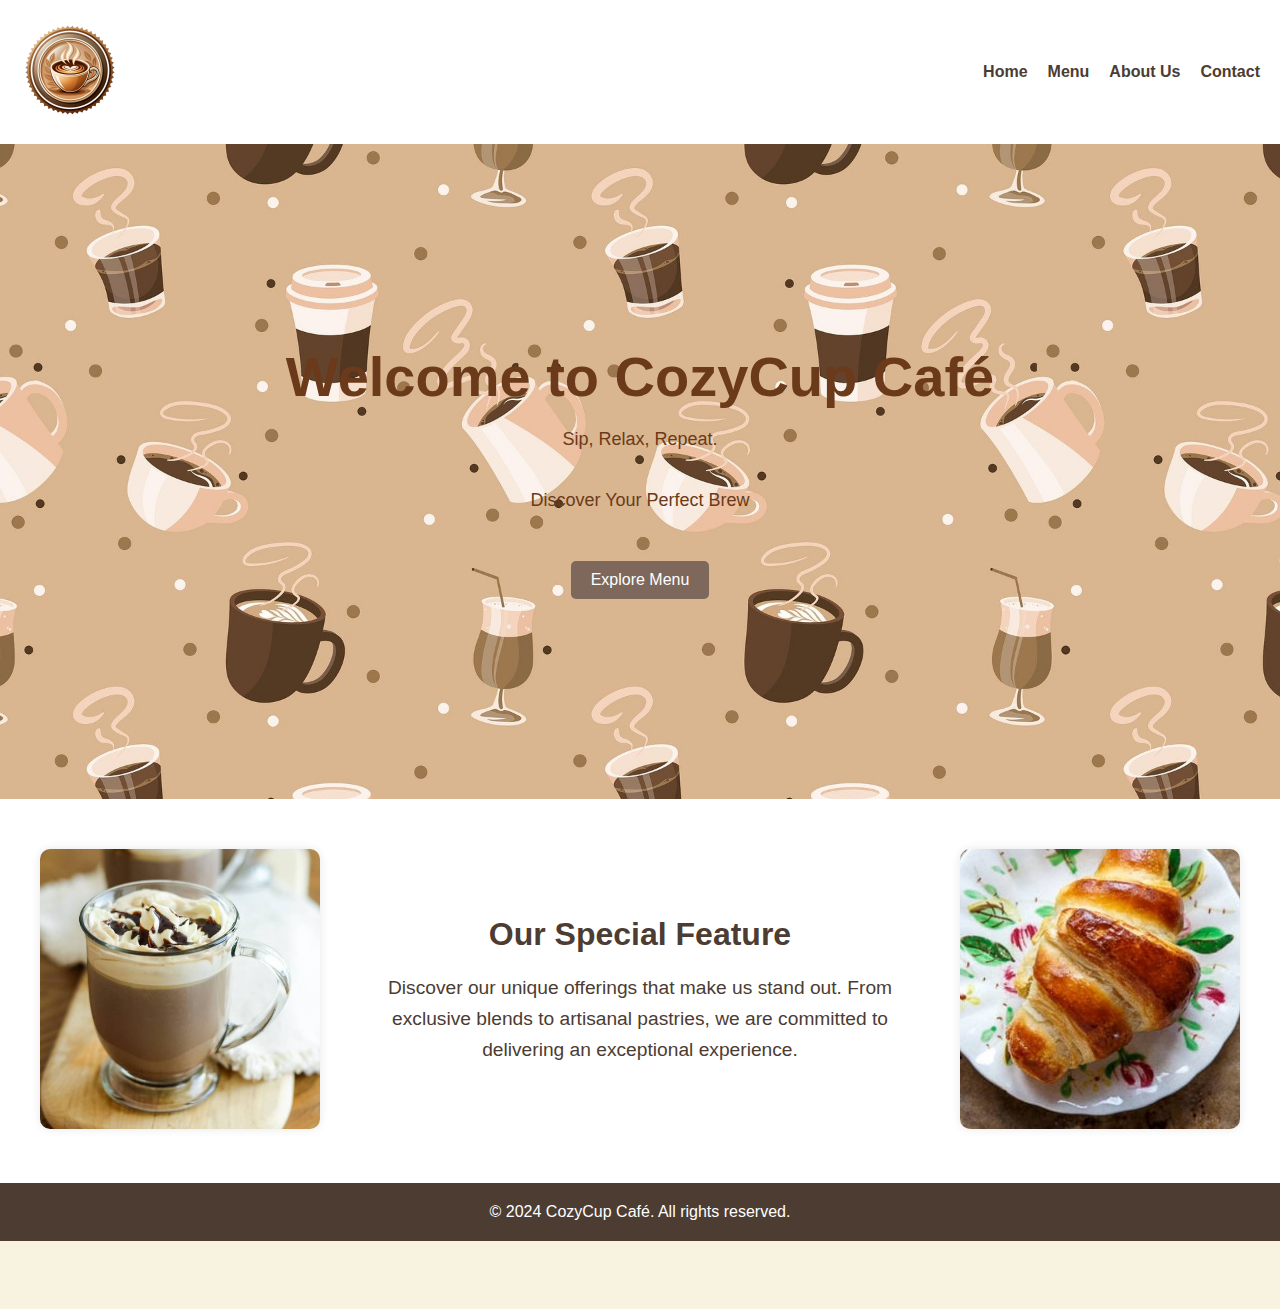
<file: cozycup-cafe-boilerplate/index.html>
<!DOCTYPE html>
<html lang="en">
<head>
    <meta charset="UTF-8">
    <meta name="viewport" content="width=device-width, initial-scale=1.0">
    <link rel="stylesheet" href="https://cdnjs.cloudflare.com/ajax/libs/font-awesome/6.6.0/css/all.min.css" integrity="sha512-Kc323vGBEqzTmouAECnVceyQqyqdsSiqLQISBL29aUW4U/M7pSPA/gEUZQqv1cwx4OnYxTxve5UMg5GT6L4JJg==" crossorigin="anonymous" referrerpolicy="no-referrer" />
    <link rel="stylesheet" href="css/styles.css">
    <title>CozyCup Café</title>
</head>
<body>
    <header>
        <nav>
            <div class="logo">
                <img src="img/logo1.png" alt="CozyCup Café Logo"> 
            </div>
            <ul>
                <li><a href="index.html#home">Home</a></li>
                <li><a href="menu.html">Menu</a></li>
                <li><a href="about.html">About Us</a></li>
                <li><a href="contact.html">Contact</a></li>
            </ul>
        </nav>
    </header>



    <section id="home" class="hero">
        <h1>Welcome to CozyCup Café</h1>
        <p>Sip, Relax, Repeat.</p>
        <p>Discover Your Perfect Brew</p>
        <a href="menu.html" class="cta-button">Explore Menu</a>
    </section>

    <section id="feature" class="feature-section">
        <div class="feature-image">
            <img src="img/mocha.jpg" alt="Best Sellers 1">
        </div>
        <div class="feature-text">
            <h2>Our Special Feature</h2>
            <p>Discover our unique offerings that make us stand out. From exclusive blends to artisanal pastries, we are committed to delivering an exceptional experience.</p>
        </div>
        <div class="feature-image">
            <img src="img/croissant.jpg" alt="Best Sellers 2">
        </div>
    </section>



    <footer>
        <p>&copy; 2024 CozyCup Café. All rights reserved.</p>

    </footer>
    <div class="social-icons">
        <i class="fa-brands fa-facebook"></i>
        <i class="fa-solid fa-envelope"></i>
        <i class="fa-brands fa-tiktok"></i>
        <i class="fa-brands fa-instagram"></i>
    </div>
</body>
</html>
</file>
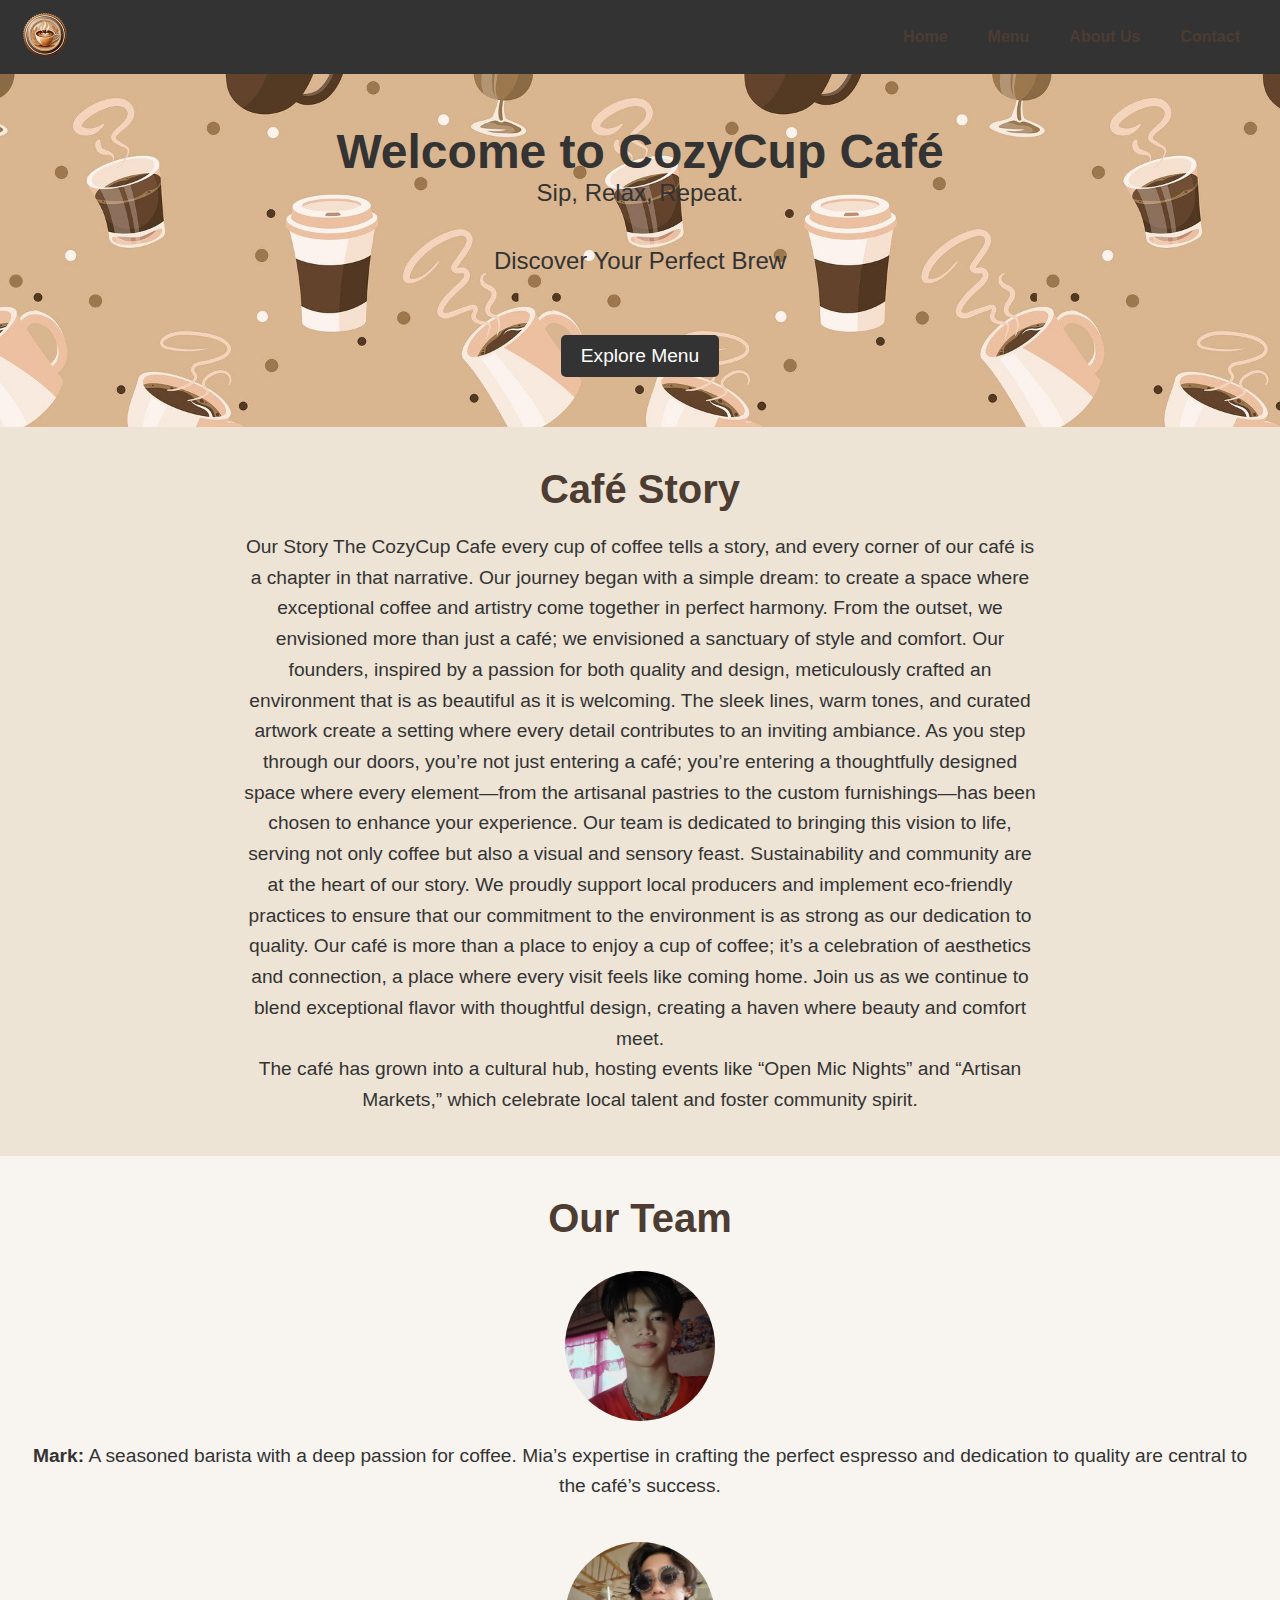
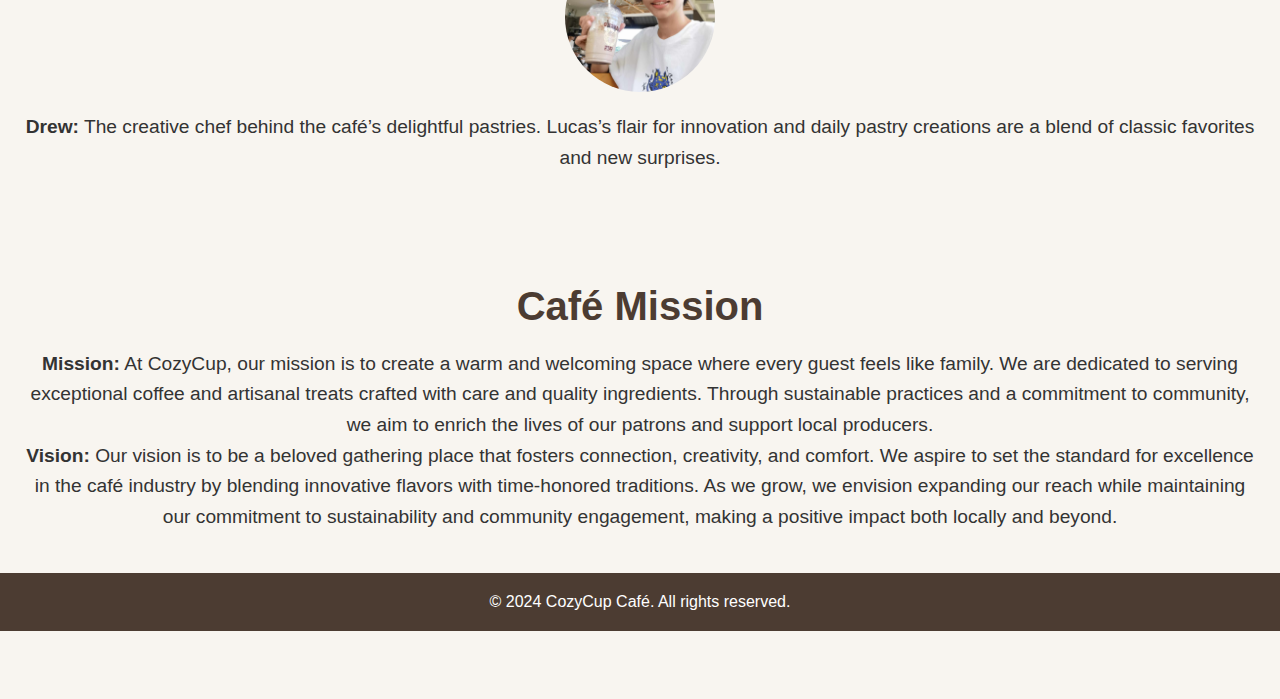
<file: cozycup-cafe-boilerplate/about.html>
<!DOCTYPE html>
<html lang="en">

<head>
    <meta charset="UTF-8">
    <meta name="viewport" content="width=device-width, initial-scale=1.0">
    <link rel="stylesheet" href="https://cdnjs.cloudflare.com/ajax/libs/font-awesome/6.6.0/css/all.min.css" integrity="sha512-Kc323vGBEqzTmouAECnVceyQqyqdsSiqLQISBL29aUW4U/M7pSPA/gEUZQqv1cwx4OnYxTxve5UMg5GT6L4JJg==" crossorigin="anonymous" referrerpolicy="no-referrer" />
    <link rel="stylesheet" href="css/styles.css">
    <title>CozyCup Café</title>
    <style>
        body {
            font-family: Arial, sans-serif;
            margin: 0;
            padding: 0;
            background-color: #f8f5f0;
        }

        header {
            background-color: #333;
            color: #fff;
            padding: 10px 20px;
        }

        nav {
            display: flex;
            justify-content: space-between;
            align-items: center;
        }

        .logo img {
            height: 50px;
        }

        ul {
            list-style: none;
            margin: 0;
            padding: 0;
            display: flex;
        }

        li {
            margin-right: 20px;
        }

        a {
            color: #fff;
            text-decoration: none;
        }

        a:hover {
            text-decoration: underline;
        }

        .hero {
            text-align: center;
            padding: 50px 20px;
            background-color: #ffcc00;
            color: #333;
        }

        .hero h1 {
            font-size: 3em;
            margin: 0;
        }

        .hero p {
            font-size: 1.5em;
        }

        .cta-button {
            display: inline-block;
            padding: 10px 20px;
            background-color: #333;
            color: #fff;
            text-decoration: none;
            border-radius: 5px;
            font-size: 1.2em;
            margin-top: 20px;
        }

        .cta-button:hover {
            background-color: #555;
        }

        .gallery {
            display: flex;
            overflow-x: auto;
            padding: 20px;
        }

        .gallery img {
            height: 150px;
            margin-right: 10px;
            border-radius: 10px;
            box-shadow: 0 0 10px rgba(0, 0, 0, 0.1);
        }

        .about, .team, .mission {
            padding: 40px 20px;
            text-align: center;
        }

        .about h2, .team h2, .mission h2 {
            font-size: 2.5em;
            margin-bottom: 20px;
        }

        .about p, .team p, .mission p {
            font-size: 1.2em;
            color: #333;
            line-height: 1.6;
        }

        .team img {
            border-radius: 50%;
            width: 150px;
            height: 150px;
            object-fit: cover;
            margin: 10px;
        }

        .team-member {
            display: flex;
            align-items: center;
            justify-content: center;
            flex-direction: column;
            margin-bottom: 20px;
        }

        .team-member p {
            margin: 10px 0;
        }
    </style>
</head>

<body>
    <header>
        <nav>
            <div class="logo">
                <img src="img/logo1.png" alt="CozyCup Café Logo">
            </div>
            <ul>
                <li><a href="index.html#home">Home</a></li>
                <li><a href="menu.html">Menu</a></li>
                <li><a href="index.html#about">About Us</a></li>
                <li><a href="contact.html">Contact</a></li>
            </ul>
        </nav>
    </header>

    <section id="home" class="hero">
        <h1>Welcome to CozyCup Café</h1>
        <p>Sip, Relax, Repeat.</p>
        <p>Discover Your Perfect Brew</p>
        <a href="menu.html" class="cta-button">Explore Menu</a>
    </section>



    <section id="about" class="about">
        <h2>Café Story</h2>
        <p>Our Story
            
           The CozyCup Cafe every cup of coffee tells a story, and every corner of our café is a chapter in that narrative. Our journey began with a simple dream: to create a space where exceptional coffee and artistry come together in perfect harmony. 
            
            From the outset, we envisioned more than just a café; we envisioned a sanctuary of style and comfort. Our founders, inspired by a passion for both quality and design, meticulously crafted an environment that is as beautiful as it is welcoming. The sleek lines, warm tones, and curated artwork create a setting where every detail contributes to an inviting ambiance.
            
            As you step through our doors, you’re not just entering a café; you’re entering a thoughtfully designed space where every element—from the artisanal pastries to the custom furnishings—has been chosen to enhance your experience. Our team is dedicated to bringing this vision to life, serving not only coffee but also a visual and sensory feast.
            
            Sustainability and community are at the heart of our story. We proudly support local producers and implement eco-friendly practices to ensure that our commitment to the environment is as strong as our dedication to quality.
            
            Our café is more than a place to enjoy a cup of coffee; it’s a celebration of aesthetics and connection, a place where every visit feels like coming home. Join us as we continue to blend exceptional flavor with thoughtful design, creating a haven where beauty and comfort meet.
            </p>
        <p>The café has grown into a cultural hub, hosting events like “Open Mic Nights” and “Artisan Markets,” which celebrate local talent and foster community spirit.</p>
    </section>

    <section id="team" class="team">
        <h2>Our Team</h2>
        <div class="team-member">
            <img src="img/mark.jfif" alt="Mark">
            <p><strong>Mark:</strong> A seasoned barista with a deep passion for coffee. Mia’s expertise in crafting the perfect espresso and dedication to quality are central to the café’s success.</p>
        </div>
        <div class="team-member">
            <img src="img/drew.jfif" alt="Drew">
            <p><strong>Drew:</strong> The creative chef behind the café’s delightful pastries. Lucas’s flair for innovation and daily pastry creations are a blend of classic favorites and new surprises.</p>
        </div>
    </section>

    <section id="mission" class="mission">
        <h2>Café Mission</h2>
        <p><strong>Mission:</strong> At CozyCup, our mission is to create a warm and welcoming space where every guest feels like family.
             We are dedicated to serving exceptional coffee and artisanal treats crafted with care and quality ingredients. 
             Through sustainable practices and a commitment to community, 
            we aim to enrich the lives of our patrons and support local producers.</p>
        <p><strong>Vision:</strong> Our vision is to be a beloved gathering place that fosters connection, creativity, and comfort. 
            We aspire to set the standard for excellence in the café industry by blending innovative flavors with time-honored traditions.
             As we grow, we envision expanding our reach while maintaining our commitment to sustainability and community engagement,
             making a positive impact both locally and beyond.</p>
    </section>

    <footer>
        <p>&copy; 2024 CozyCup Café. All rights reserved.</p>
    </footer>

    <div class="social-icons">
        <a href="https://www.facebook.com/drew.wakefield.10" target="_blank" rel="noopener noreferrer">
            <i class="fa-brands fa-facebook"></i>
        </a>
        <i class="fa-solid fa-envelope"></i>
        <i class="fa-brands fa-tiktok"></i>
        <i class="fa-brands fa-instagram"></i>
    </div>

</body>

</html>
</file>
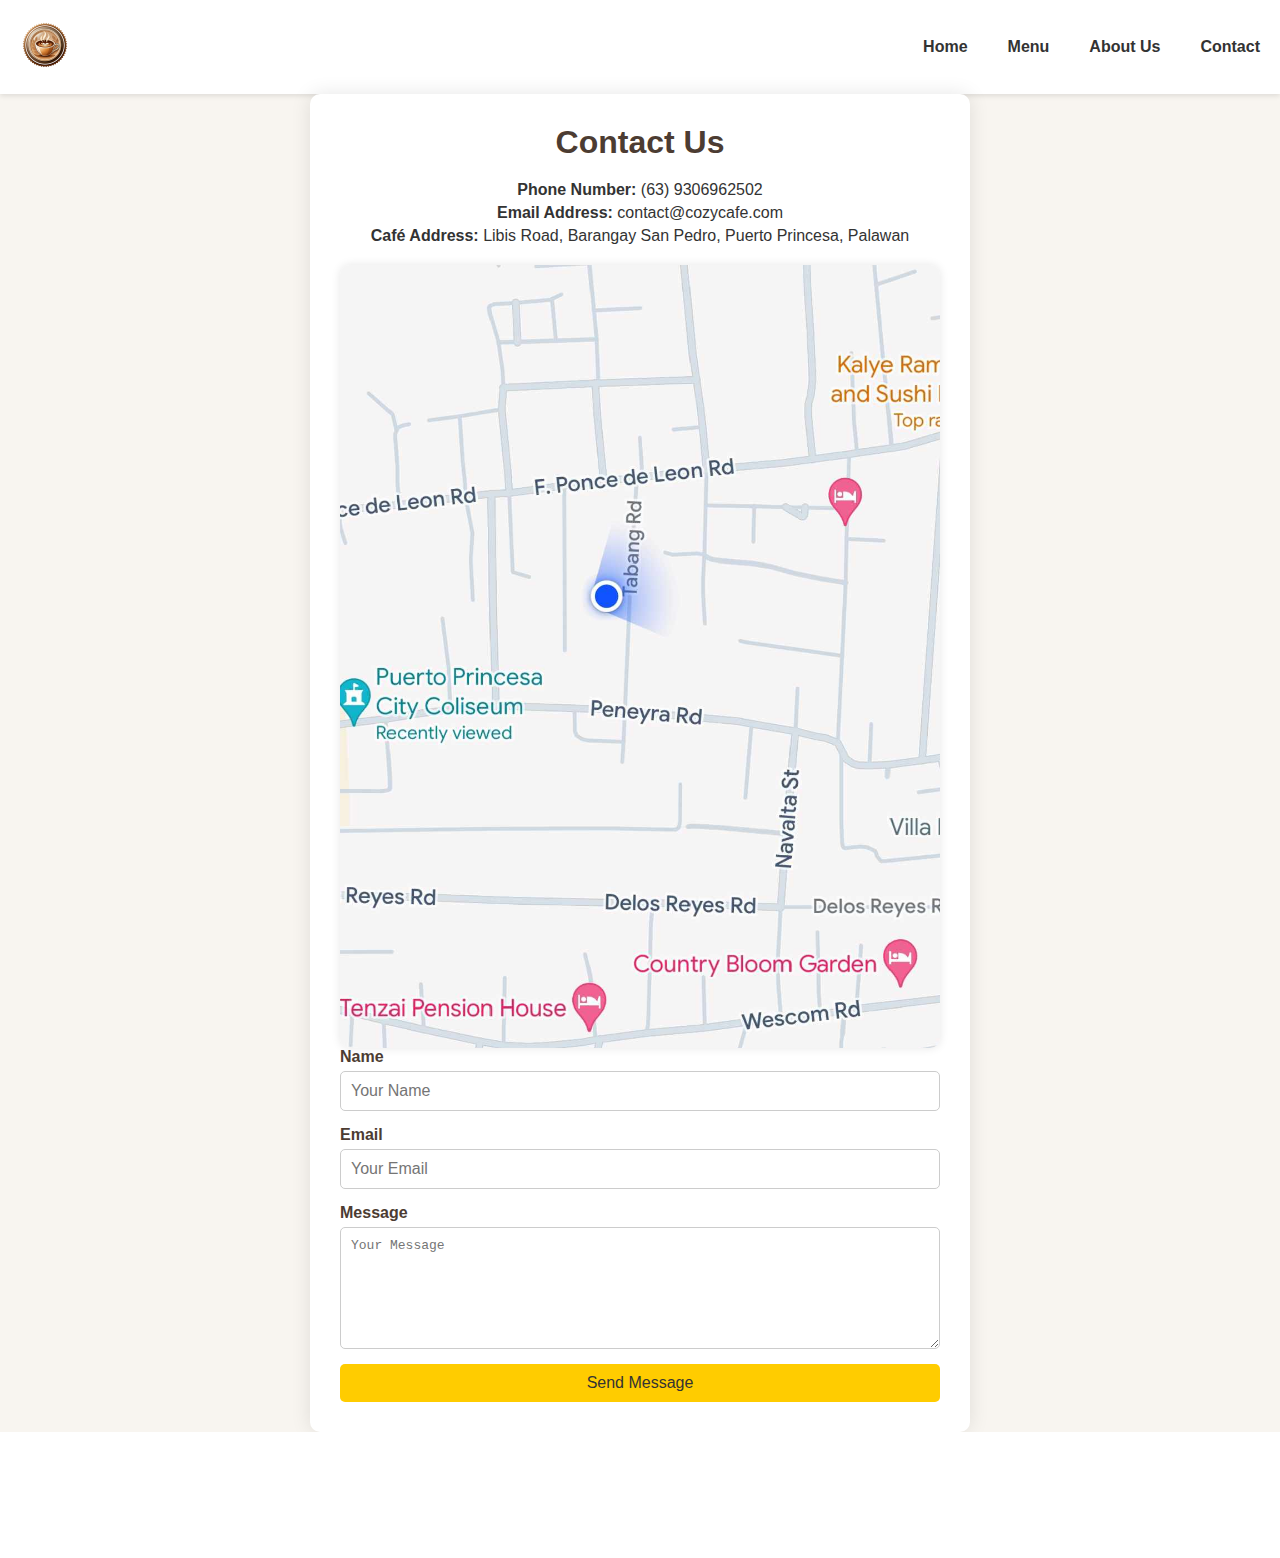
<file: cozycup-cafe-boilerplate/contact.html>
<!DOCTYPE html>
<html lang="en" class="scrollbar-stable scrollbar-color scrollbar-thin scrollbar-thumb-yellow-700 scrollbar-track-neutral-200">

<head>
    <meta charset="UTF-8">
    <meta name="viewport" content="width=device-width, initial-scale=1.0">
    <link rel="stylesheet" href="https://cdnjs.cloudflare.com/ajax/libs/font-awesome/6.6.0/css/all.min.css" integrity="sha512-Kc323vGBEqzTmouAECnVceyQqyqdsSiqLQISBL29aUW4U/M7pSPA/gEUZQqv1cwx4OnYxTxve5UMg5GT6L4JJg==" crossorigin="anonymous" referrerpolicy="no-referrer" />
    <link rel="stylesheet" href="css/styles.css">
    <title>Contact | CozyCup Café</title>
    <style>
        body {
            display: flex;
            flex-direction: column;
            min-height: 100vh;
            margin: 0;
            font-family: Arial, sans-serif;
            background-color: #f8f5f0;
        }

        header {
            background-color: #fff;
            padding: 20px;
            box-shadow: 0 2px 5px rgba(0, 0, 0, 0.1);
        }

        nav {
            display: flex;
            justify-content: space-between;
            align-items: center;
        }

        .logo img {
            height: 50px; 
        }

        ul {
            list-style: none;
            margin: 0;
            padding: 0;
            display: flex;
        }

        ul li {
            margin-left: 20px;
        }

        ul li a {
            text-decoration: none;
            color: #333;
            font-weight: bold;
        }

        ul li a:hover {
            color: #ffcc00;
        }

        .contact-container {
            background: white;
            padding: 30px;
            border-radius: 10px;
            box-shadow: 0 0 20px rgba(0, 0, 0, 0.1);
            max-width: 600px;
            width: 100%;
            margin: auto;
            flex: 1; /* Ensures it takes up available space */
        }

        h2 {
            text-align: center;
            font-size: 2em;
            margin-bottom: 20px;
        }

        .contact-info {
            margin-bottom: 20px;
        }

        .contact-info p {
            font-size: 1em;
            margin: 5px 0;
            color: #333;
            text-align: center;
        }

        .contact-info p strong {
            font-weight: bold;
        }

        .contact-form {
            display: flex;
            flex-direction: column;
        }

        .contact-form label {
            font-weight: bold;
            margin-bottom: 5px;
        }

        .contact-form input,
        .contact-form textarea {
            padding: 10px;
            margin-bottom: 15px;
            border: 1px solid #ccc;
            border-radius: 5px;
            font-size: 1em;
        }

        .contact-form textarea {
            resize: vertical;
            min-height: 100px;
        }

        .contact-form button {
            background-color: #ffcc00;
            color: #333;
            padding: 10px;
            border: none;
            border-radius: 5px;
            font-size: 1em;
            cursor: pointer;
        }

        .contact-form button:hover {
            background-color: #e6b800;
        }

        .social-icons {
            display: flex;
            justify-content: center;
            margin: 20px 0;
        }

        .social-icons i {
            margin: 0 10px;
            font-size: 24px;
            color: #333;
            transition: color 0.3s;
        }

        .social-icons i:hover {
            color: #ffcc00;
        }

        .map-container {
            display: flex;
            justify-content: center;
            margin-top: 20px;
        }

        .map-container img {
            max-width: 100%;
            border-radius: 10px;
            box-shadow: 0 0 10px rgba(0, 0, 0, 0.1);
        }

        footer {
            text-align: center;
            padding: 20px;
            background-color: #fff;
        }
    </style>
</head>

<body>
    <header>
        <nav>
            <div class="logo">
                <img src="img/logo1.png" alt="CozyCup Café Logo">
            </div>
            <ul>
                <li><a href="index.html#home">Home</a></li>
                <li><a href="menu.html">Menu</a></li>
                <li><a href="index.html#about">About Us</a></li>
                <li><a href="contact.html">Contact</a></li>
            </ul>
        </nav>
    </header>

    <div class="contact-container">
        <h2>Contact Us</h2>

        <div class="contact-info">
            <p><strong>Phone Number:</strong> (63) 9306962502</p>
            <p><strong>Email Address:</strong> contact@cozycafe.com</p>
            <p><strong>Café Address:</strong> Libis Road, Barangay San Pedro, Puerto Princesa, Palawan</p>
        </div>

        <div class="map-container">
            <img src="img/map.jfif" alt="Map showing the location of CozyCup Café">
        </div>

        <form class="contact-form">
            <label for="name">Name</label>
            <input type="text" id="name" name="name" placeholder="Your Name" required>

            <label for="email">Email</label>
            <input type="email" id="email" name="email" placeholder="Your Email" required>

            <label for="message">Message</label>
            <textarea id="message" name="message" placeholder="Your Message" required></textarea>

            <button type="submit">Send Message</button>
        </form>
    </div>

    <footer>
        <div class="social-icons">
            <a href="#"><i class="fa-brands fa-facebook"></i></a>
            <a href="mailto:contact@cozycafe.com"><i class="fa-solid fa-envelope"></i></a>
            <a href="#"><i class="fa-brands fa-tiktok"></i></a>
            <a href="#"><i class="fa-brands fa-instagram"></i></a>
        </div>
        <p>&copy; 2024 CozyCup Café. All
</file>
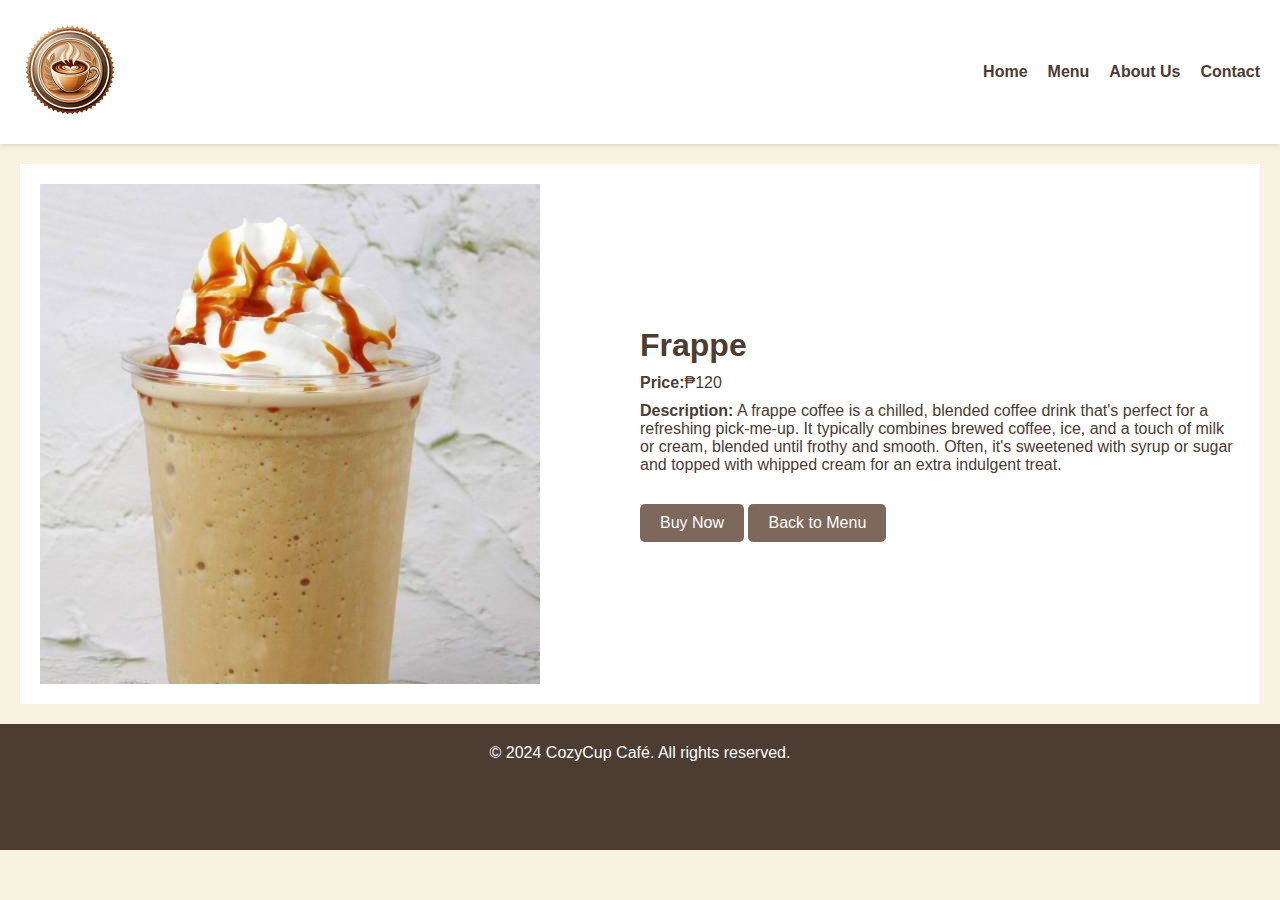
<file: cozycup-cafe-boilerplate/frappe.html>
<!DOCTYPE html>
<html lang="en">

<head>
    <meta charset="UTF-8">
    <meta name="viewport" content="width=device-width, initial-scale=1.0">
    <link rel="stylesheet" href="https://cdnjs.cloudflare.com/ajax/libs/font-awesome/6.6.0/css/all.min.css" integrity="sha512-Kc323vGBEqzTmouAECnVceyQqyqdsSiqLQISBL29aUW4U/M7pSPA/gEUZQqv1cwx4OnYxTxve5UMg5GT6L4JJg==" crossorigin="anonymous" referrerpolicy="no-referrer" />
    <link rel="stylesheet" href="css/styles.css">
    <title>Frappe - CozyCup Café</title>
</head>

<body>
    <header>
        <nav>
            <div class="logo">
                <img src="img/logo1.png" alt="CozyCup Café Logo">
            </div>
            <ul>
                <li><a href="index.html">Home</a></li>
                <li><a href="#menu">Menu</a></li>
                <li><a href="#about">About Us</a></li>
                <li><a href="#contact">Contact</a></li>
            </ul>
        </nav>
    </header>

    <section id="item" class="item">
        <img src="img/frappe.jpg" alt="Frappe">
        <div class="item-text">
            <h1>Frappe</h1>
            <p><strong>Price:</strong>₱120</p>
            <p><strong>Description:</strong> A frappe coffee is a chilled, blended coffee drink that's perfect for a refreshing pick-me-up. 
                It typically combines brewed coffee, ice, and a touch of milk or cream, blended until frothy and smooth. Often, 
                it's sweetened with syrup or sugar and topped with whipped cream for an extra indulgent treat.</p>
            <a href="#" class="cta-button">Buy Now</a>
            <a href="menu.html" class="cta-button">Back to Menu</a>
        </div>
    </section>
    
    <footer>
        <p>&copy; 2024 CozyCup Café. All rights reserved.</p>
        <div class="social-icons">
            <a href="#"><i class="fa-brands fa-facebook"></i></a>
            <a href="mailto:contact@cozycafe.com"><i class="fa-solid fa-envelope"></i></a>
            <a href="#"><i class="fa-brands fa-tiktok"></i></a>
            <a href="#"><i class="fa-brands fa-instagram"></i></a>
        </div>
    </footer>
</body>

</html>
</file>
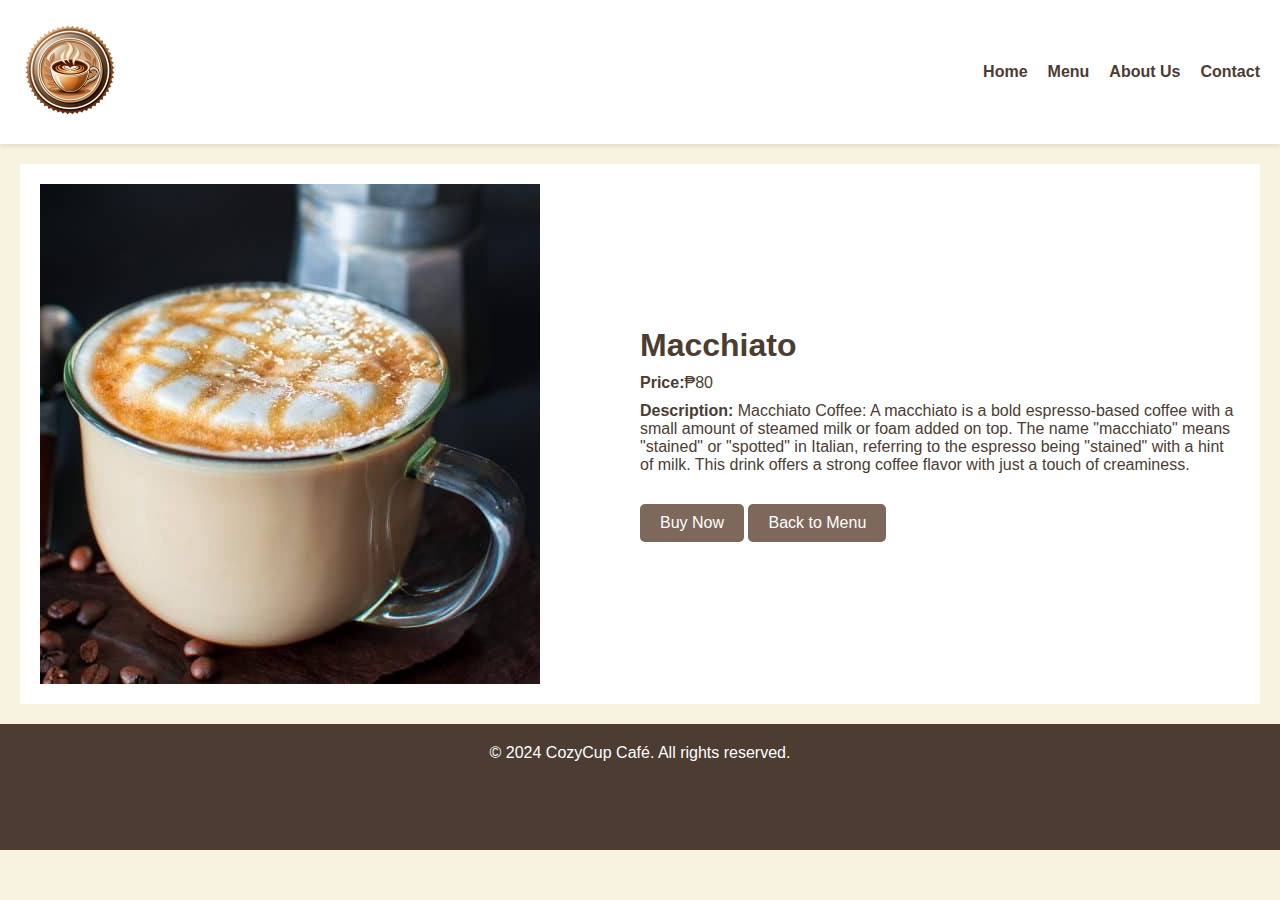
<file: cozycup-cafe-boilerplate/macchiato.html>
<!DOCTYPE html>
<html lang="en">

<head>
    <meta charset="UTF-8">
    <meta name="viewport" content="width=device-width, initial-scale=1.0">
    <link rel="stylesheet" href="https://cdnjs.cloudflare.com/ajax/libs/font-awesome/6.6.0/css/all.min.css" integrity="sha512-Kc323vGBEqzTmouAECnVceyQqyqdsSiqLQISBL29aUW4U/M7pSPA/gEUZQqv1cwx4OnYxTxve5UMg5GT6L4JJg==" crossorigin="anonymous" referrerpolicy="no-referrer" />
    <link rel="stylesheet" href="css/styles.css">
    <title>Macchiato - CozyCup Café</title>
</head>

<body>
    <header>
        <nav>
            <div class="logo">
                <img src="img/logo1.png" alt="CozyCup Café Logo">
            </div>
            <ul>
                <li><a href="index.html">Home</a></li>
                <li><a href="#menu">Menu</a></li>
                <li><a href="#about">About Us</a></li>
                <li><a href="#contact">Contact</a></li>
            </ul>
        </nav>
    </header>

    <section id="item" class="item">
        <img src="img/machiato.jpg" alt="Macchiato">
        <div class="item-text">
            <h1>Macchiato</h1>
            <p><strong>Price:</strong>₱80</p>
            <p><strong>Description:</strong> Macchiato Coffee:
                A macchiato is a bold espresso-based coffee with a small amount of steamed milk or foam added on top. 
                The name "macchiato" means "stained" or "spotted" in Italian, referring to the espresso being "stained" with a hint of milk. 
                This drink offers a strong coffee flavor with just a touch of creaminess.</p>
            <a href="#" class="cta-button">Buy Now</a>
            <a href="menu.html" class="cta-button">Back to Menu</a>
        </div>
    </section>

    <footer>
        <p>&copy; 2024 CozyCup Café. All rights reserved.</p>
        <div class="social-icons">
            <a href="#"><i class="fa-brands fa-facebook"></i></a>
            <a href="mailto:contact@cozycafe.com"><i class="fa-solid fa-envelope"></i></a>
            <a href="#"><i class="fa-brands fa-tiktok"></i></a>
            <a href="#"><i class="fa-brands fa-instagram"></i></a>
        </div>
    </footer>
</body>

</html>
</file>
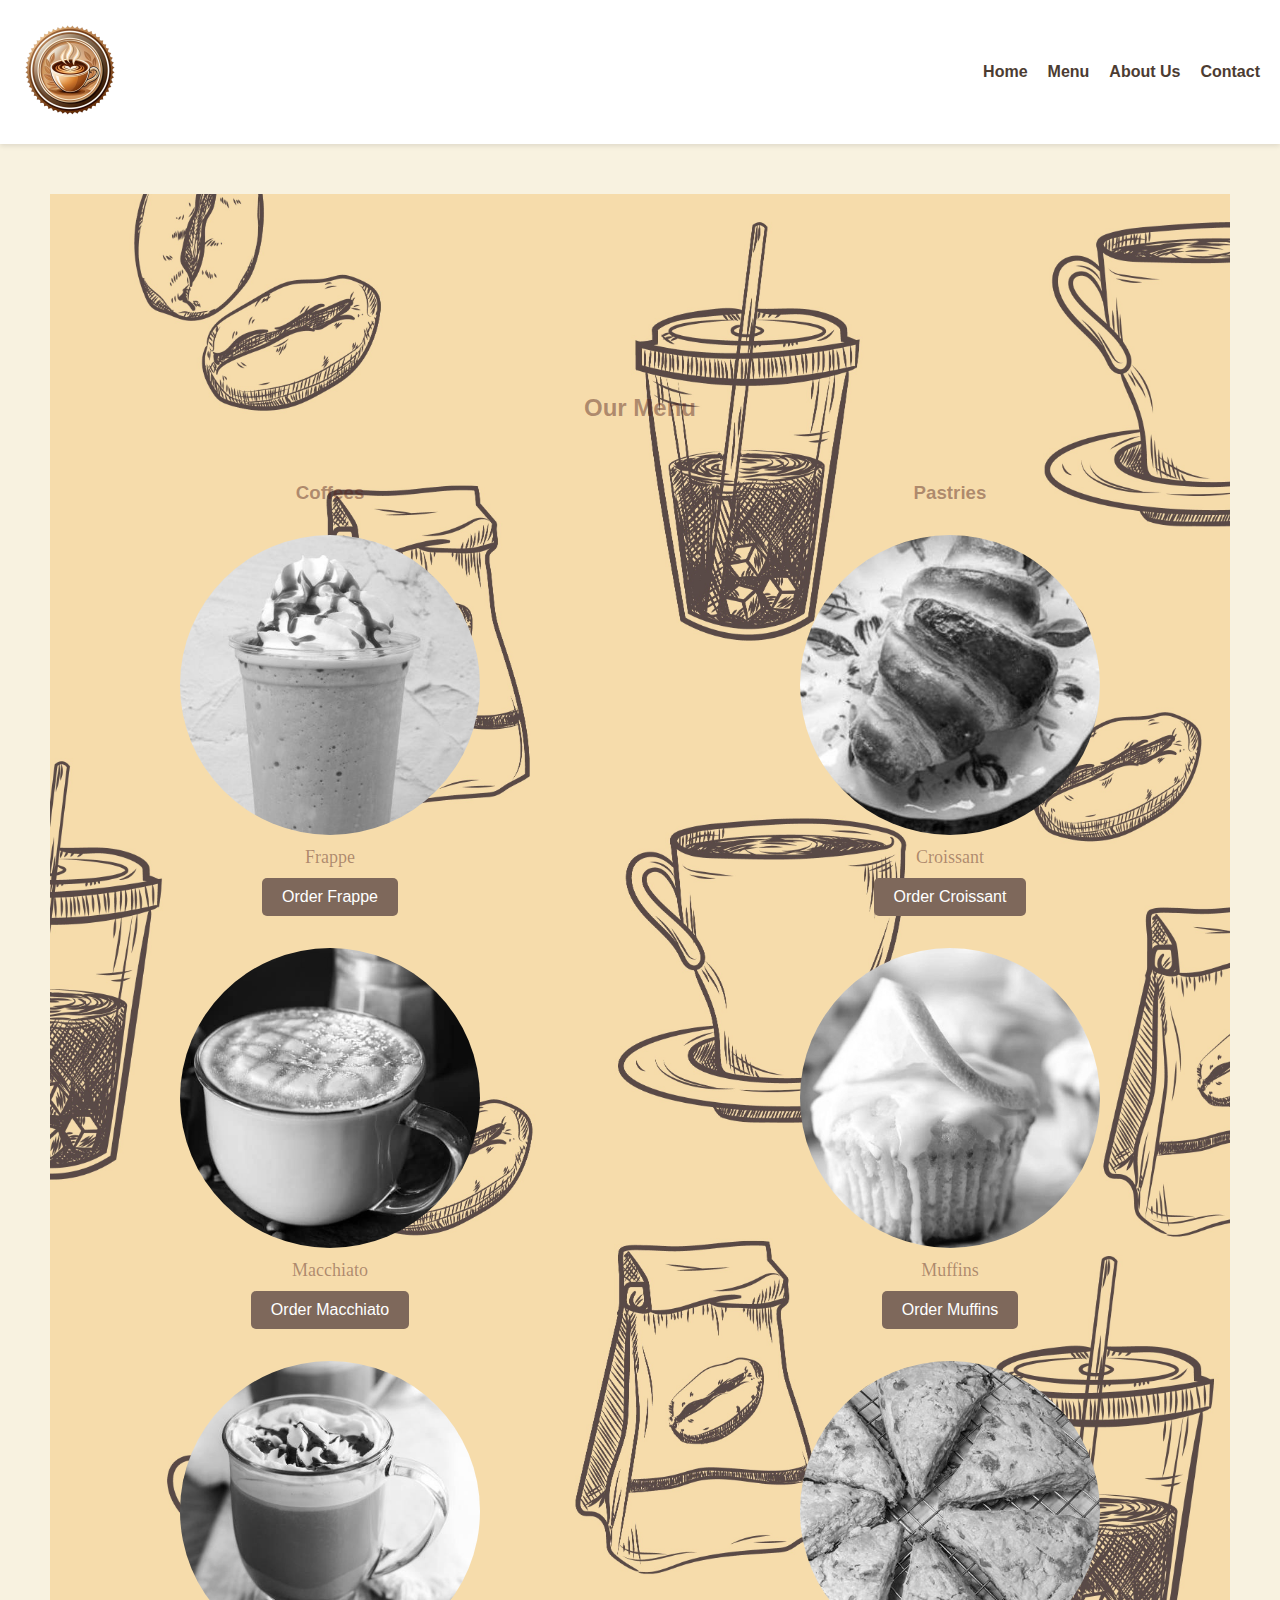
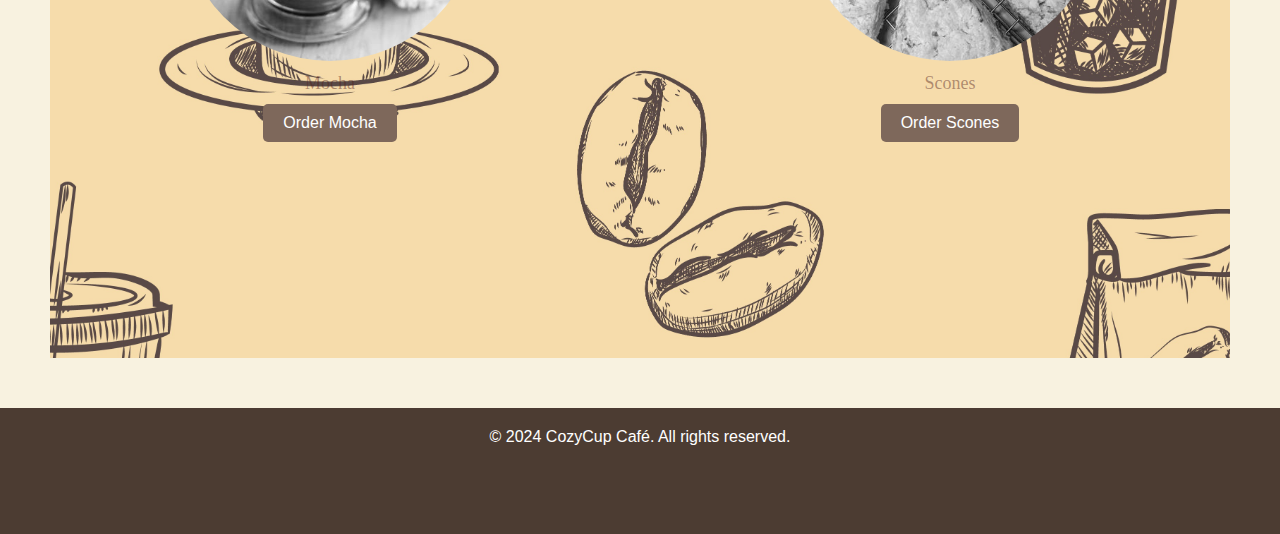
<file: cozycup-cafe-boilerplate/menu.html>
<!DOCTYPE html>
<html lang="en">

<head>
    <meta charset="UTF-8">
    <meta name="viewport" content="width=device-width, initial-scale=1.0">
    <link rel="stylesheet" href="https://cdnjs.cloudflare.com/ajax/libs/font-awesome/6.6.0/css/all.min.css" integrity="sha512-Kc323vGBEqzTmouAECnVceyQqyqdsSiqLQISBL29aUW4U/M7pSPA/gEUZQqv1cwx4OnYxTxve5UMg5GT6L4JJg==" crossorigin="anonymous" referrerpolicy="no-referrer" />
    <link rel="stylesheet" href="css/styles.css">
    <title>CozyCup Café</title>
</head>

<body>
    <header>
        <nav>
            <div class="logo">
                <img src="img/logo1.png" alt="CozyCup Café Logo">
            </div>
            <ul>
                <li><a href="index.html#home">Home</a></li>
                <li><a href="index.html#menu">Menu</a></li>
                <li><a href="index.html#about">About Us</a></li>
                <li><a href="contact.html">Contact</a></li> <!-- Link to contact page -->
            </ul>
        </nav>
    </header>

    <section id="menu" class="menu">
        <h2>Our Menu</h2>
        
        <div class="menu-grid">
            <div class="menu-column">
                <h3>Coffees</h3>
                <figure>
                    <img class="menu-item" src="img/frappe.jpg" alt="Frappe">
                    <figcaption>Frappe</figcaption>
                    <a href="frappe.html" class="cta-button">Order Frappe</a>
                </figure>
                <figure>
                    <img class="menu-item" src="img/machiato.jpg" alt="Macchiato">
                    <figcaption>Macchiato</figcaption>
                    <a href="macchiato.html" class="cta-button">Order Macchiato</a>
                </figure>
                <figure>
                    <img class="menu-item" src="img/mocha.jpg" alt="Mocha">
                    <figcaption>Mocha</figcaption>
                    <a href="mocha.html" class="cta-button">Order Mocha</a>
                </figure>
            </div>
            
            <div class="menu-column">
                <h3>Pastries</h3>
                <figure>
                    <img class="menu-item" src="img/croissant.jpg" alt="Croissant">
                    <figcaption>Croissant</figcaption>
                    <a href="croissant.html" class="cta-button">Order Croissant</a>
                </figure>
                <figure>
                    <img class="menu-item" src="img/muffins.jpg" alt="Muffins">
                    <figcaption>Muffins</figcaption>
                    <a href="muffins.html" class="cta-button">Order Muffins</a>
                </figure>
                <figure>
                    <img class="menu-item" src="img/scones.jpg" alt="Scones">
                    <figcaption>Scones</figcaption>
                    <a href="scones.html" class="cta-button">Order Scones</a>
                </figure>
            </div>
        </div>
    </section>

    <footer>
        <p>&copy; 2024 CozyCup Café. All rights reserved.</p>
        <div class="social-icons">
            <a href="#"><i class="fa-brands fa-facebook"></i></a>
            <a href="mailto:contact@cozycafe.com"><i class="fa-solid fa-envelope"></i></a>
            <a href="#"><i class="fa-brands fa-tiktok"></i></a>
            <a href="#"><i class="fa-brands fa-instagram"></i></a>
        </div>
    </footer>
</body>

</html>
</file>
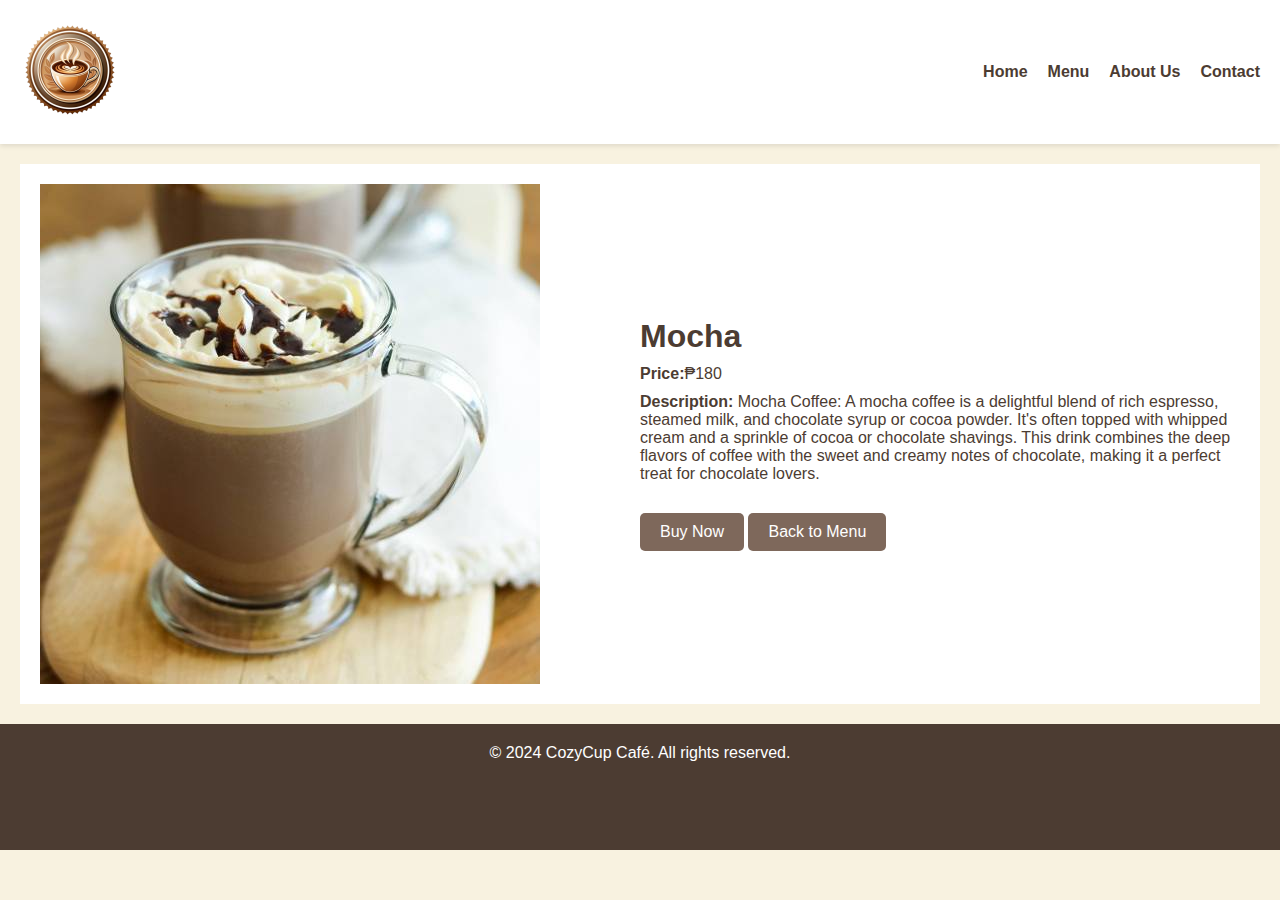
<file: cozycup-cafe-boilerplate/mocha.html>
<!DOCTYPE html>
<html lang="en">

<head>
    <meta charset="UTF-8">
    <meta name="viewport" content="width=device-width, initial-scale=1.0">
    <link rel="stylesheet" href="https://cdnjs.cloudflare.com/ajax/libs/font-awesome/6.6.0/css/all.min.css" integrity="sha512-Kc323vGBEqzTmouAECnVceyQqyqdsSiqLQISBL29aUW4U/M7pSPA/gEUZQqv1cwx4OnYxTxve5UMg5GT6L4JJg==" crossorigin="anonymous" referrerpolicy="no-referrer" />
    <link rel="stylesheet" href="css/styles.css">
    <title>Mocha - CozyCup Café</title>
</head>

<body>
    <header>
        <nav>
            <div class="logo">
                <img src="img/logo1.png" alt="CozyCup Café Logo">
            </div>
            <ul>
                <li><a href="index.html">Home</a></li>
                <li><a href="#menu">Menu</a></li>
                <li><a href="#about">About Us</a></li>
                <li><a href="#contact">Contact</a></li>
            </ul>
        </nav>
    </header>

    <section id="item" class="item">
        <img src="img/mocha.jpg" alt="Mocha">
        <div class="item-text">
            <h1>Mocha</h1>
            <p><strong>Price:</strong>₱180</p>
            <p><strong>Description:</strong> Mocha Coffee:
                A mocha coffee is a delightful blend of rich espresso, steamed milk, and chocolate syrup or cocoa powder. 
                It's often topped with whipped cream and a sprinkle of cocoa or chocolate shavings. 
                This drink combines the deep flavors of coffee with the sweet and creamy notes of chocolate, making it a perfect treat for chocolate lovers.</p>
            <a href="#" class="cta-button">Buy Now</a>
            <a href="menu.html" class="cta-button">Back to Menu</a>
        </div>
    </section>

    <footer>
        <p>&copy; 2024 CozyCup Café. All rights reserved.</p>
        <div class="social-icons">
            <a href="#"><i class="fa-brands fa-facebook"></i></a>
            <a href="mailto:contact@cozycafe.com"><i class="fa-solid fa-envelope"></i></a>
            <a href="#"><i class="fa-brands fa-tiktok"></i></a>
            <a href="#"><i class="fa-brands fa-instagram"></i></a>
        </div>
    </footer>
</body>

</html>
</file>
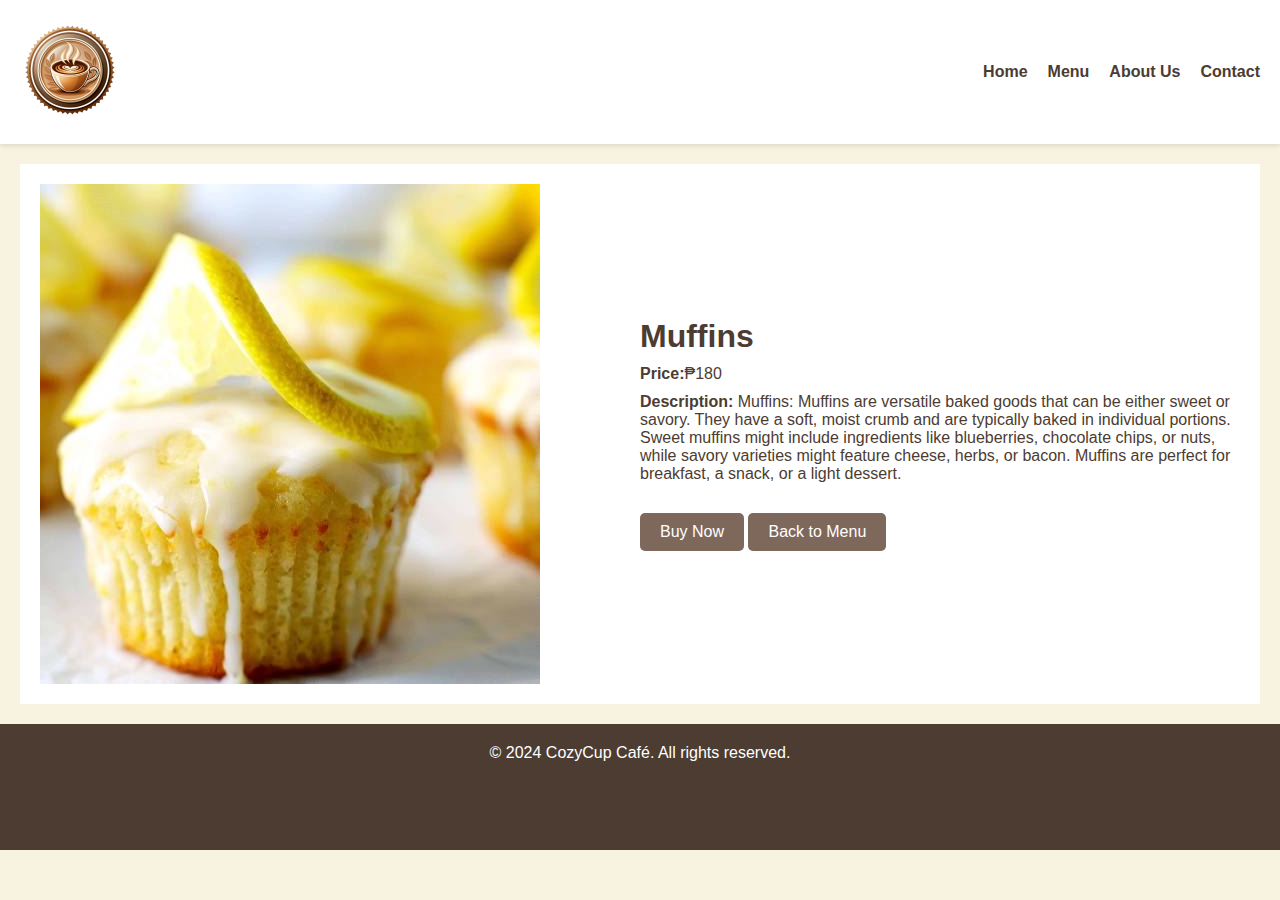
<file: cozycup-cafe-boilerplate/muffins.html>
<!DOCTYPE html>
<html lang="en">

<head>
    <meta charset="UTF-8">
    <meta name="viewport" content="width=device-width, initial-scale=1.0">
    <link rel="stylesheet" href="https://cdnjs.cloudflare.com/ajax/libs/font-awesome/6.6.0/css/all.min.css" integrity="sha512-Kc323vGBEqzTmouAECnVceyQqyqdsSiqLQISBL29aUW4U/M7pSPA/gEUZQqv1cwx4OnYxTxve5UMg5GT6L4JJg==" crossorigin="anonymous" referrerpolicy="no-referrer" />
    <link rel="stylesheet" href="css/styles.css">
    <title>Muffins - CozyCup Café</title>
</head>

<body>
    <header>
        <nav>
            <div class="logo">
                <img src="img/logo1.png" alt="CozyCup Café Logo">
            </div>
            <ul>
                <li><a href="index.html">Home</a></li>
                <li><a href="#menu">Menu</a></li>
                <li><a href="#about">About Us</a></li>
                <li><a href="#contact">Contact</a></li>
            </ul>
        </nav>
    </header>

    <section id="item" class="item">
        <img src="img/muffins.jpg" alt="Muffins">
        <div class="item-text">
            <h1>Muffins</h1>
            <p><strong>Price:</strong>₱180</p>
            <p><strong>Description:</strong> Muffins:
                Muffins are versatile baked goods that can be either sweet or savory. They have a soft, moist crumb and are typically baked in individual portions.
                Sweet muffins might include ingredients like blueberries, chocolate chips, or nuts, 
                while savory varieties might feature cheese, herbs, or bacon. Muffins are perfect for breakfast, a snack, or a light dessert.</p>
            <a href="#" class="cta-button">Buy Now</a>
            <a href="menu.html" class="cta-button">Back to Menu</a>
        </div>
    </section>

    <footer>
        <p>&copy; 2024 CozyCup Café. All rights reserved.</p>
        <div class="social-icons">
            <a href="#"><i class="fa-brands fa-facebook"></i></a>
            <a href="mailto:contact@cozycafe.com"><i class="fa-solid fa-envelope"></i></a>
            <a href="#"><i class="fa-brands fa-tiktok"></i></a>
            <a href="#"><i class="fa-brands fa-instagram"></i></a>
        </div>
    </footer>
</body>

</html>
</file>
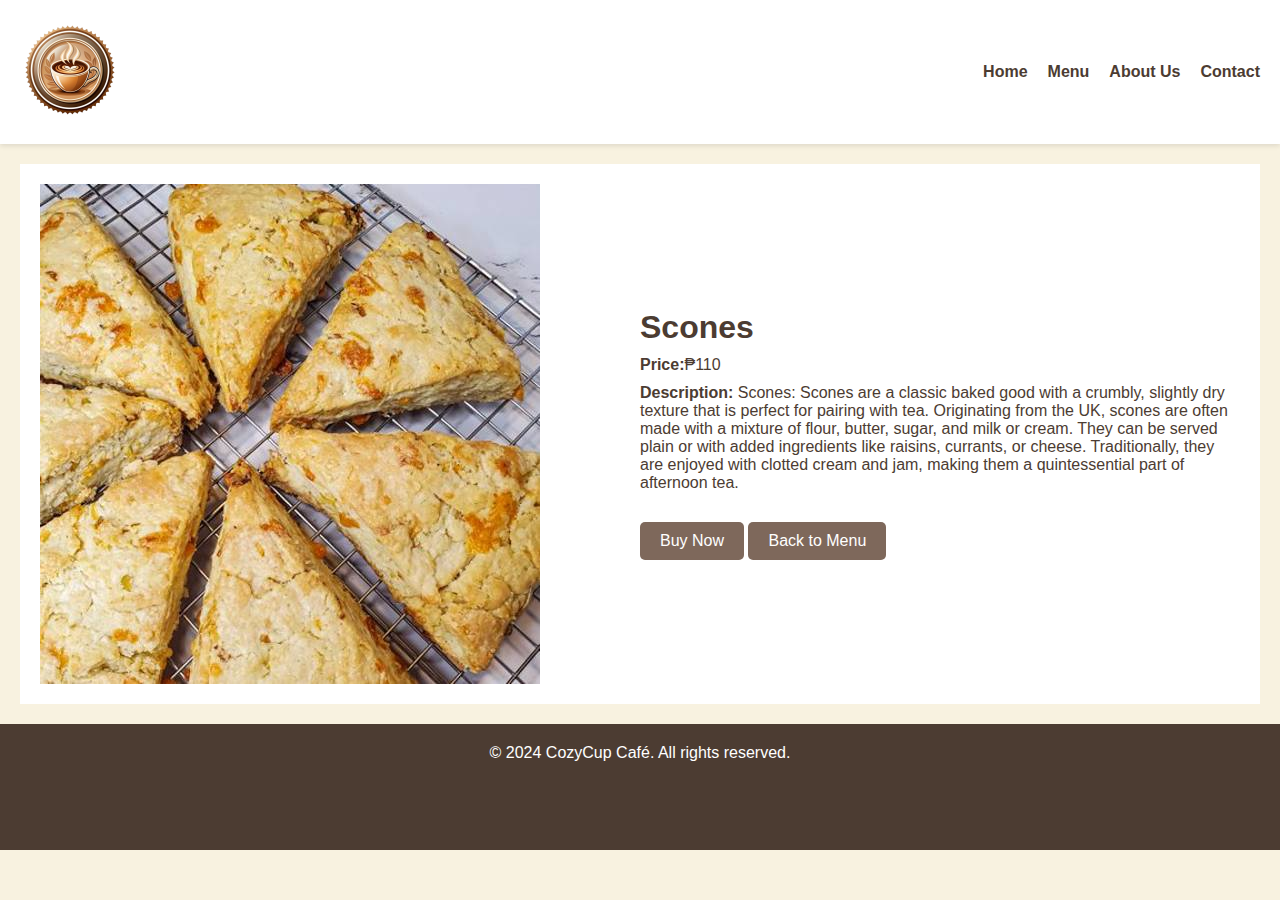
<file: cozycup-cafe-boilerplate/scones.html>
<!DOCTYPE html>
<html lang="en">

<head>
    <meta charset="UTF-8">
    <meta name="viewport" content="width=device-width, initial-scale=1.0">
    <link rel="stylesheet" href="https://cdnjs.cloudflare.com/ajax/libs/font-awesome/6.6.0/css/all.min.css" integrity="sha512-Kc323vGBEqzTmouAECnVceyQqyqdsSiqLQISBL29aUW4U/M7pSPA/gEUZQqv1cwx4OnYxTxve5UMg5GT6L4JJg==" crossorigin="anonymous" referrerpolicy="no-referrer" />
    <link rel="stylesheet" href="css/styles.css">
    <title>Scones - CozyCup Café</title>
</head>

<body>
    <header>
        <nav>
            <div class="logo">
                <img src="img/logo1.png" alt="CozyCup Café Logo">
            </div>
            <ul>
                <li><a href="index.html">Home</a></li>
                <li><a href="#menu">Menu</a></li>
                <li><a href="#about">About Us</a></li>
                <li><a href="#contact">Contact</a></li>
            </ul>
        </nav>
    </header>

    <section id="item" class="item">
        <img src="img/scones.jpg" alt="Scones">
        <div class="item-text">
            <h1>Scones</h1>
            <p><strong>Price:</strong>₱110</p>
            <p><strong>Description:</strong> Scones:
                Scones are a classic baked good with a crumbly, slightly dry texture that is perfect for pairing with tea. 
                Originating from the UK, scones are often made with a mixture of flour, butter, sugar, and milk or cream. 
                They can be served plain or with added ingredients like raisins, currants, or cheese. 
                Traditionally, they are enjoyed with clotted cream and jam, making them a quintessential part of afternoon tea.</p>
            <a href="#" class="cta-button">Buy Now</a>
            <a href="menu.html" class="cta-button">Back to Menu</a>
        </div>
    </section>

    <footer>
        <p>&copy; 2024 CozyCup Café. All rights reserved.</p>
        <div class="social-icons">
            <a href="#"><i class="fa-brands fa-facebook"></i></a>
            <a href="mailto:contact@cozycafe.com"><i class="fa-solid fa-envelope"></i></a>
            <a href="#"><i class="fa-brands fa-tiktok"></i></a>
            <a href="#"><i class="fa-brands fa-instagram"></i></a>
        </div>
    </footer>
</body>

</html>
</file>
<file: cozycup-cafe-boilerplate/css/styles.css>
/* Reset some default styles */
body,
h1,
h2,
h3,
p,
ul,
li {
    margin: 0;
    padding: 0;
}

body {
    font-family: Arial, sans-serif;
    background-color: #f8f2e0;
    color: #4c3c32;
}

header {
    background-color: #fff;
    box-shadow: 0 2px 5px rgba(0, 0, 0, 0.1);
    padding: 20px;
}

nav {
    display: flex;
    justify-content: space-between;
    align-items: center;
}

.logo img {
    max-width: 100px;
}


nav ul {
    list-style: none;
    display: flex;
    gap: 20px;
}

nav a {
    text-decoration: none;
    color: #4c3c32;
    font-weight: bold;
    transition: color 0.3s;
}

nav a:hover {
    color: #7e685b;
}

.hero {
    text-align: center;
    padding: 200px 0;
    background-image: url('../img/background.jpg');
    background-size: cover;
    color: rgb(107, 58, 26);
}

.hero h1 {
    font-size: 56px;
    margin-bottom: 20px;
}

.hero p {
    font-size: 18px;
    margin-bottom: 40px;
}


.cta-button {
    display: inline-block;
    padding: 10px 20px;
    background-color: #4c3c32;
    color: white;
    text-decoration: none;
    border-radius: 5px;
}

.feature-section {
    display: flex;
    align-items: center;
    justify-content: space-between;
    padding: 50px 20px;
    background-color: #fff;
}

.feature-image {
    flex: 1;
    padding: 0 20px;
}

.feature-image img {
    max-width: 100%;
    height: auto;
    border-radius: 10px;
    box-shadow: 0 0 10px rgba(0, 0, 0, 0.1);
}

.feature-text {
    flex: 2;
    padding: 0 20px;
    text-align: center;
}

.feature-text h2 {
    font-size: 2em;
    margin-bottom: 20px;
}

.feature-text p {
    font-size: 1.2em;
    line-height: 1.6;
}

.cta-button:hover {
    background-color: #7e685b;
}

.menu {
    text-align: center;
    margin: 50px;
    padding: 200px 0;
    background-image: url('../img/background2.jpg');
    background-size: cover;
    color: rgba(82, 33, 27, 0.445);
}

.menu-grid {
    display: grid;
    grid-template-columns: 1fr 1fr;
    gap: 60px;
    justify-items: center;
    margin-top: 60px;

}

.menu-column {
    display: flex;
    flex-direction: column;
    align-items: center;
}

.menu-column h3 {
    margin-bottom: 15px;
}

.menu-item {
    max-width: 300px;
    height: auto;
    border-radius: 50%;
    filter: grayscale(100%);
    transition: filter 0.3s ease-in-out, box-shadow 0.3 ease-in-out;
}
.menu-item:hover {
    filter: grayscale(0%);
    box-shadow: 0 0 20px rgb(255, 193, 60);
}

figcaption {
    margin-top: 8px;
    font-size: 18px;
    font-family: "Comic Sans MS", "Comic Sans", cursive;
}

.about {
    padding: 100px 0;
    text-align: center;
    background-color: #ede4d6;
}

.about h2 {
    font-size: 30px;
    margin-bottom: 20px;
}

.about p {
    font-size: 18px;
    max-width: 800px;
    margin: 0 auto;
}

.contact {
    padding: 100px 0;
    text-align: center;
    background-color: #4c3c32;
    color: white;
}

.contact h2 {
    font-size: 30px;
    margin-bottom: 20px;
}

.contact p {
    font-size: 18px;
    margin-bottom: 40px;
}

footer {
    background-color: #4c3c32;
    color: white;
    text-align: center;
    padding: 20px 0;
}

footer p {
    margin: 0;
}

.social-icons {
    text-align: center; /* Centers the social icons container */
    margin: 20px 0; /* Adjusts space above and below the icons */
}

.social-icons i {
    margin: 0 15px; /* Spacing between icons */
    font-size: 24px; /* Size of the icons */
    color: #333; /* Color of the icons */
    transition: color 0.3s; /* Smooth color transition on hover */
}

.social-icons i:hover {
    color: #007bff; /* Change color on hover */
}

.item {
    display: flex;
    align-items: center;
    justify-content: space-between;
    padding: 20px;
    background: #fff;
    margin: 20px;
}

.item img {
    max-width: 50%;
    height: auto;
    margin-right: 20px;
}

.item-text {
    max-width: 50%;
}

.item-text h1 {
    margin-top: 0;
}

.item-text p {
    margin: 10px 0;
}

.item-text .cta-button {
    margin-top: 20px;
}
.cta-button {
    display: inline-block;
    margin-top: 10px;
    padding: 10px 20px;
    color: white;
    background-color: #7e685b;
    text-decoration: none;
    border-radius: 5px;
    font-size: 1em;
    transition: background-color 0.3s;
}

.cta-button:hover {
    background-color: #0056b3;
}
</file>
